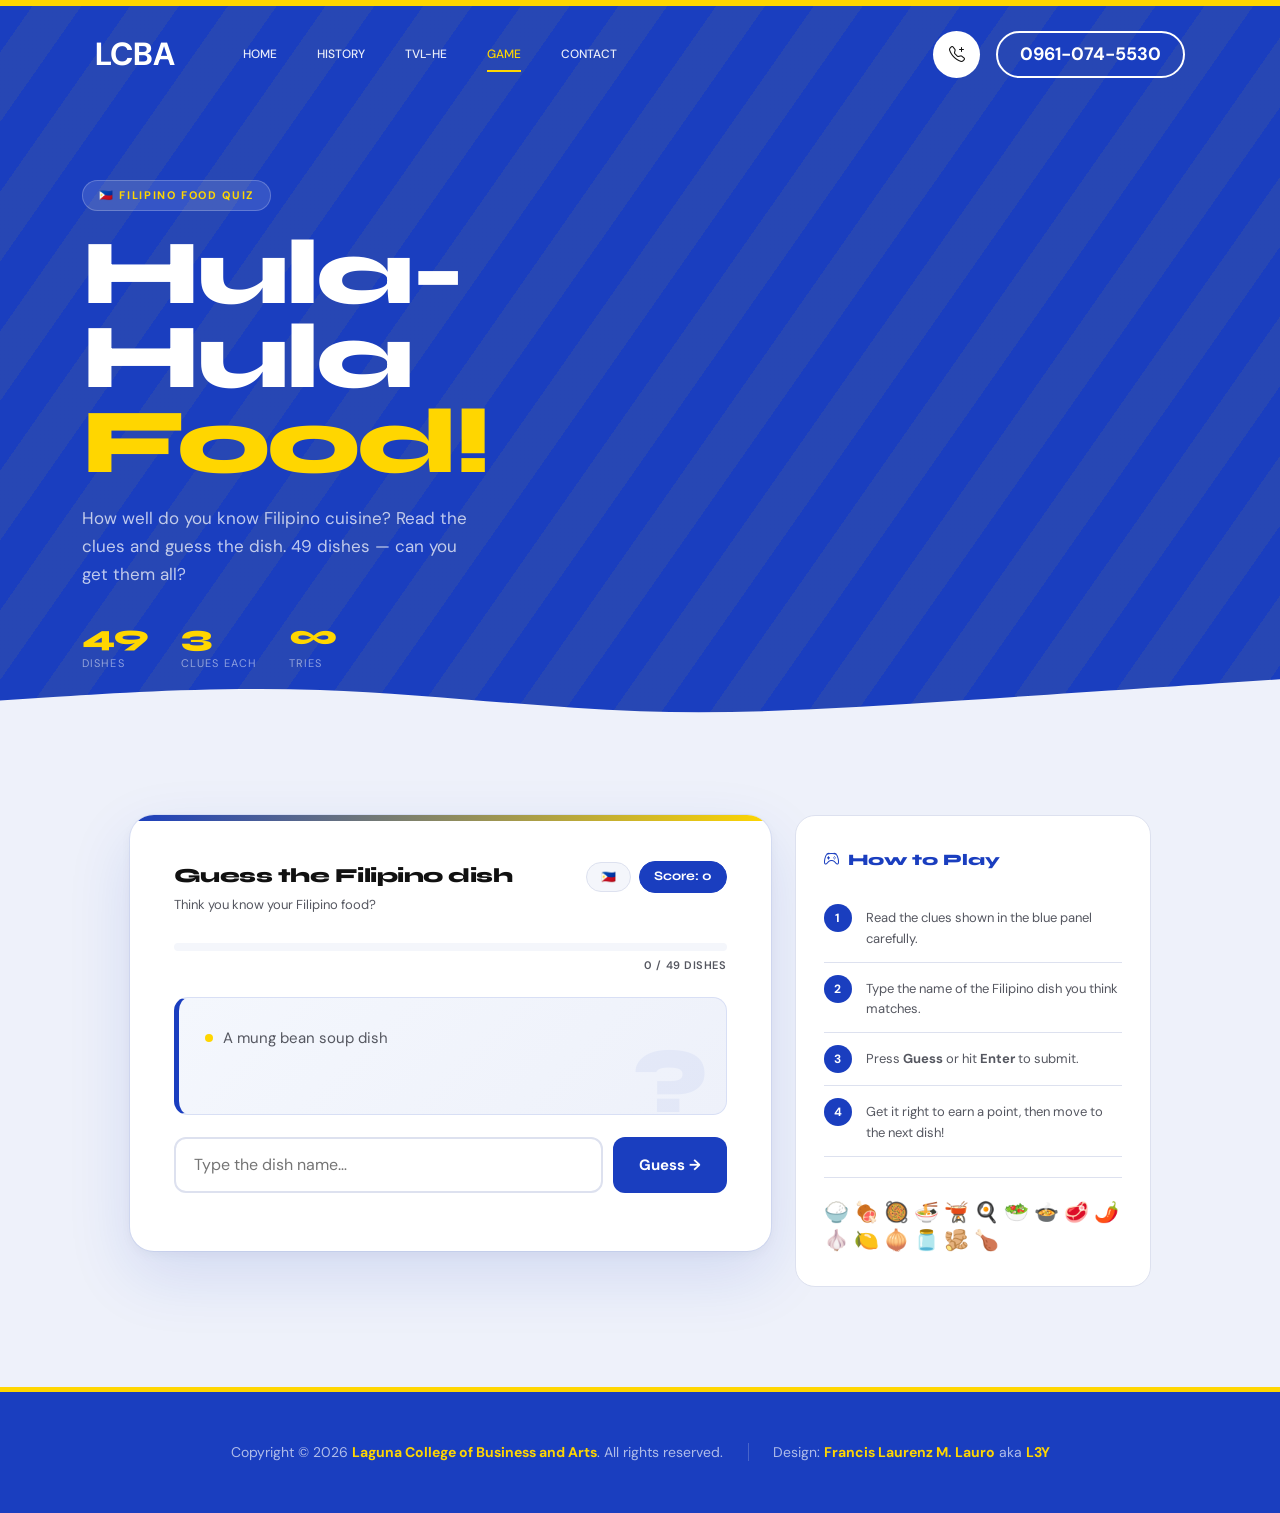
<file: game.html>
<!doctype html>
<html lang="en">
    <head>
        <meta charset="utf-8">
        <meta name="viewport" content="width=device-width, initial-scale=1">
        <meta name="description" content="Hula-Hula Food! — Guess the Filipino dish. A fun food quiz for LCBA TVL-HE.">
        <meta name="author" content="LCBA - TVL/HE">
        <link rel="icon" href="images/icon/lcba.png" type="image/png">
        <title>Hula-Hula Food! | LCBA TVL-HE</title>

        <link rel="preconnect" href="https://fonts.googleapis.com">
        <link rel="preconnect" href="https://fonts.gstatic.com" crossorigin>
        <link href="https://fonts.googleapis.com/css2?family=DM+Sans:wght@400;500;700&family=Syne:wght@700;800&display=swap" rel="stylesheet">
        <link href="css/bootstrap.min.css" rel="stylesheet">
        <link href="css/bootstrap-icons.css" rel="stylesheet">
        <link href="css/main_style.css" rel="stylesheet">
        <link href="css/subpage_style.css" rel="stylesheet">
        <link rel="stylesheet" href="css/game.css">

    </head>

    <body>

        <section class="lcba-loader">
            <div class="lcba-spinner">
                <span class="lcba-spinner-ring"></span>
            </div>
        </section>

        <nav class="navbar navbar-expand-lg">
            <div class="container">
                <button class="navbar-toggler" type="button" data-bs-toggle="collapse" data-bs-target="#lcbaMainNav" aria-controls="lcbaMainNav" aria-expanded="false" aria-label="Toggle navigation">
                    <span class="navbar-toggler-icon"></span>
                </button>
                <a href="index.html" class="navbar-brand mx-auto mx-lg-0">LCBA</a>
                <div class="d-flex align-items-center d-lg-none">
                    <i class="nav-call-icon bi-telephone-plus me-3"></i>
                    <a class="lcba-btn btn" href="index.html#contact">0961-074-5530</a>
                </div>
                <div class="collapse navbar-collapse" id="lcbaMainNav">
                    <ul class="navbar-nav ms-lg-5">
                        <li class="nav-item"><a class="nav-link" href="index.html">Home</a></li>
                        <li class="nav-item"><a class="nav-link" href="history.html">History</a></li>
                        <li class="nav-item"><a class="nav-link" href="tvlhe.html">TVL-HE</a></li>
                        <li class="nav-item"><a class="nav-link active" href="game.html">Game</a></li>
                        <li class="nav-item"><a class="nav-link" href="index.html#contact">Contact</a></li>
                    </ul>
                    <div class="d-lg-flex align-items-center d-none ms-auto">
                        <i class="nav-call-icon bi-telephone-plus me-3"></i>
                        <a class="lcba-btn btn" href="index.html#contact">0961-074-5530</a>
                    </div>
                </div>
            </div>
        </nav>

        <main>

            <!-- SUPERHERO -->
            <section class="game-hero">
                <div class="game-hero-floats" aria-hidden="true"></div>

                <div class="container game-hero-content">
                    <div class="row">
                        <div class="col-lg-7 col-12">
                            <div class="game-eyebrow">🇵🇭 Filipino Food Quiz</div>
                            <h1 class="game-hero-title">
                                Hula-Hula
                                <span class="title-accent">Food!</span>
                            </h1>
                            <p class="game-hero-sub">How well do you know Filipino cuisine? Read the clues and guess the dish. 49 dishes — can you get them all?</p>
                            <div class="game-hero-stats">
                                <div>
                                    <span class="game-stat-num">49</span>
                                    <span class="game-stat-label">Dishes</span>
                                </div>
                                <div>
                                    <span class="game-stat-num">3</span>
                                    <span class="game-stat-label">Clues each</span>
                                </div>
                                <div>
                                    <span class="game-stat-num">∞</span>
                                    <span class="game-stat-label">Tries</span>
                                </div>
                            </div>
                        </div>
                    </div>
                </div>

                <svg class="game-hero-wave" xmlns="http://www.w3.org/2000/svg" viewBox="0 0 1440 80" preserveAspectRatio="none">
                    <path fill="#eef1fa" d="M0,40L60,36C120,32,240,24,360,28C480,32,600,48,720,52C840,56,960,48,1080,40C1200,32,1320,24,1380,20L1440,16L1440,80L0,80Z"/>
                </svg>
            </section>

            <!-- GAME -->
            <section class="game-section">
                <div class="container">
                    <div class="row g-4 justify-content-center">

                        <!-- Main game box -->
                        <div class="col-lg-7 col-12">
                            <div class="game-box">
                                <div class="game-box-stripe"></div>
                                <div class="game-box-inner">

                                    <div class="game-box-header">
                                        <div>
                                            <p class="game-box-title">Guess the Filipino dish</p>
                                            <p class="game-box-sub" id="sub">Gotta guess them all!</p>
                                        </div>
                                        <div class="game-box-badges">
                                            <span class="game-badge">🇵🇭</span>
                                            <span class="game-badge game-badge-score" id="score">Score: 0</span>
                                        </div>
                                    </div>

                                    <div class="game-progress-track">
                                        <div class="game-progress-fill" id="progressBar"></div>
                                    </div>
                                    <p class="game-progress-label" id="progress">0 / 49 dishes</p>

                                    <div class="game-clues" id="clues"></div>

                                    <div class="game-input-row">
                                        <input class="game-input" type="text" id="input" placeholder="Type the dish name…" autocomplete="off">
                                        <button class="game-btn-guess" id="guessBtn" onclick="guess()">Guess →</button>
                                    </div>

                                    <div class="game-actions">
                                        <button class="game-btn" id="nextBtn" style="display:none" onclick="next()">Next dish →</button>
                                        <button class="game-btn" id="restartBtn" style="display:none" onclick="restart()">↺ Play again</button>
                                    </div>

                                    <div class="game-message" id="message"></div>

                                </div>
                            </div>
                        </div>

                        <!-- How 2 Plei -->
                        <div class="col-lg-4 col-12">
                            <div class="game-how-to">
                                <p class="how-to-heading"><i class="bi-controller"></i> How to Play</p>

                                <div class="how-to-step">
                                    <div class="how-to-num">1</div>
                                    <p class="how-to-text">Read the clues shown in the blue panel carefully.</p>
                                </div>
                                <div class="how-to-step">
                                    <div class="how-to-num">2</div>
                                    <p class="how-to-text">Type the name of the Filipino dish you think matches.</p>
                                </div>
                                <div class="how-to-step">
                                    <div class="how-to-num">3</div>
                                    <p class="how-to-text">Press <strong>Guess</strong> or hit <strong>Enter</strong> to submit.</p>
                                </div>
                                <div class="how-to-step">
                                    <div class="how-to-num">4</div>
                                    <p class="how-to-text">Get it right to earn a point, then move to the next dish!</p>
                                </div>

                                <div class="game-food-ticker" aria-hidden="true">
                                    🍚 🍖 🥘 🍜 🫕 🍳 🥗 🍲 🥩 🌶️ 🧄 🍋 🧅 🫙 🫚 🍗
                                </div>
                            </div>
                        </div>

                    </div>
                </div>
            </section>

        </main>

        <footer class="lcba-footer">
            <div class="container">
                <div class="row">
                    <div class="col-lg-12 col-12">
                        <div class="footer-copy-wrap">
                            <p class="mb-0">
                                <span class="footer-copy-text">Copyright © 2026 <a href="http://www.lcbaschool.edu.ph" target="_blank">Laguna College of Business and Arts</a>. All rights reserved.</span>
                                Design: <a rel="sponsored" href="https://www.facebook.com/LLUVSICC/" target="_blank">Francis Laurenz M. Lauro</a> aka <a href="https://github.com/L3yyy/L3y" target="_blank">L3Y</a>
                            </p>
                        </div>
                    </div>
                </div>
            </div>
        </footer>

        <script src="js/jquery.min.js"></script>
        <script src="js/bootstrap.min.js"></script>
        <script src="js/jquery.sticky.js"></script>
        <script src="js/custom.js"></script>
        <!-- ✅ Only one copy of game_script.js -->
        <script src="game/js/game_script.js"></script>

        <script>
        (function() {
            const emojis = ['🍚','🍖','🥘','🍜','🫕','🍳','🥗','🍲','🥩','🌶️','🧄','🍋','🧅','🫙','🫚','🍗','🥕','🥦'];
            const container = document.querySelector('.game-hero-floats');
            if (!container) return;
            for (let i = 0; i < 20; i++) {
                const el = document.createElement('span');
                el.className = 'float-emoji';
                el.textContent = emojis[i % emojis.length];
                el.style.cssText = `
                    left:${Math.random()*100}%;
                    bottom:-60px;
                    animation-duration:${10+Math.random()*18}s;
                    animation-delay:${Math.random()*14}s;
                    font-size:${1.4+Math.random()*1.4}rem;
                `;
                container.appendChild(el);
            }
        })();

        const scoreEl = document.getElementById('score');
        if (scoreEl) {
            new MutationObserver(() => {
                scoreEl.classList.remove('bump');
                void scoreEl.offsetWidth;
                scoreEl.classList.add('bump');
                setTimeout(() => scoreEl.classList.remove('bump'), 350);
            }).observe(scoreEl, { childList: true, subtree: true, characterData: true });
        }
        </script>

    </body>
</html>
</file>
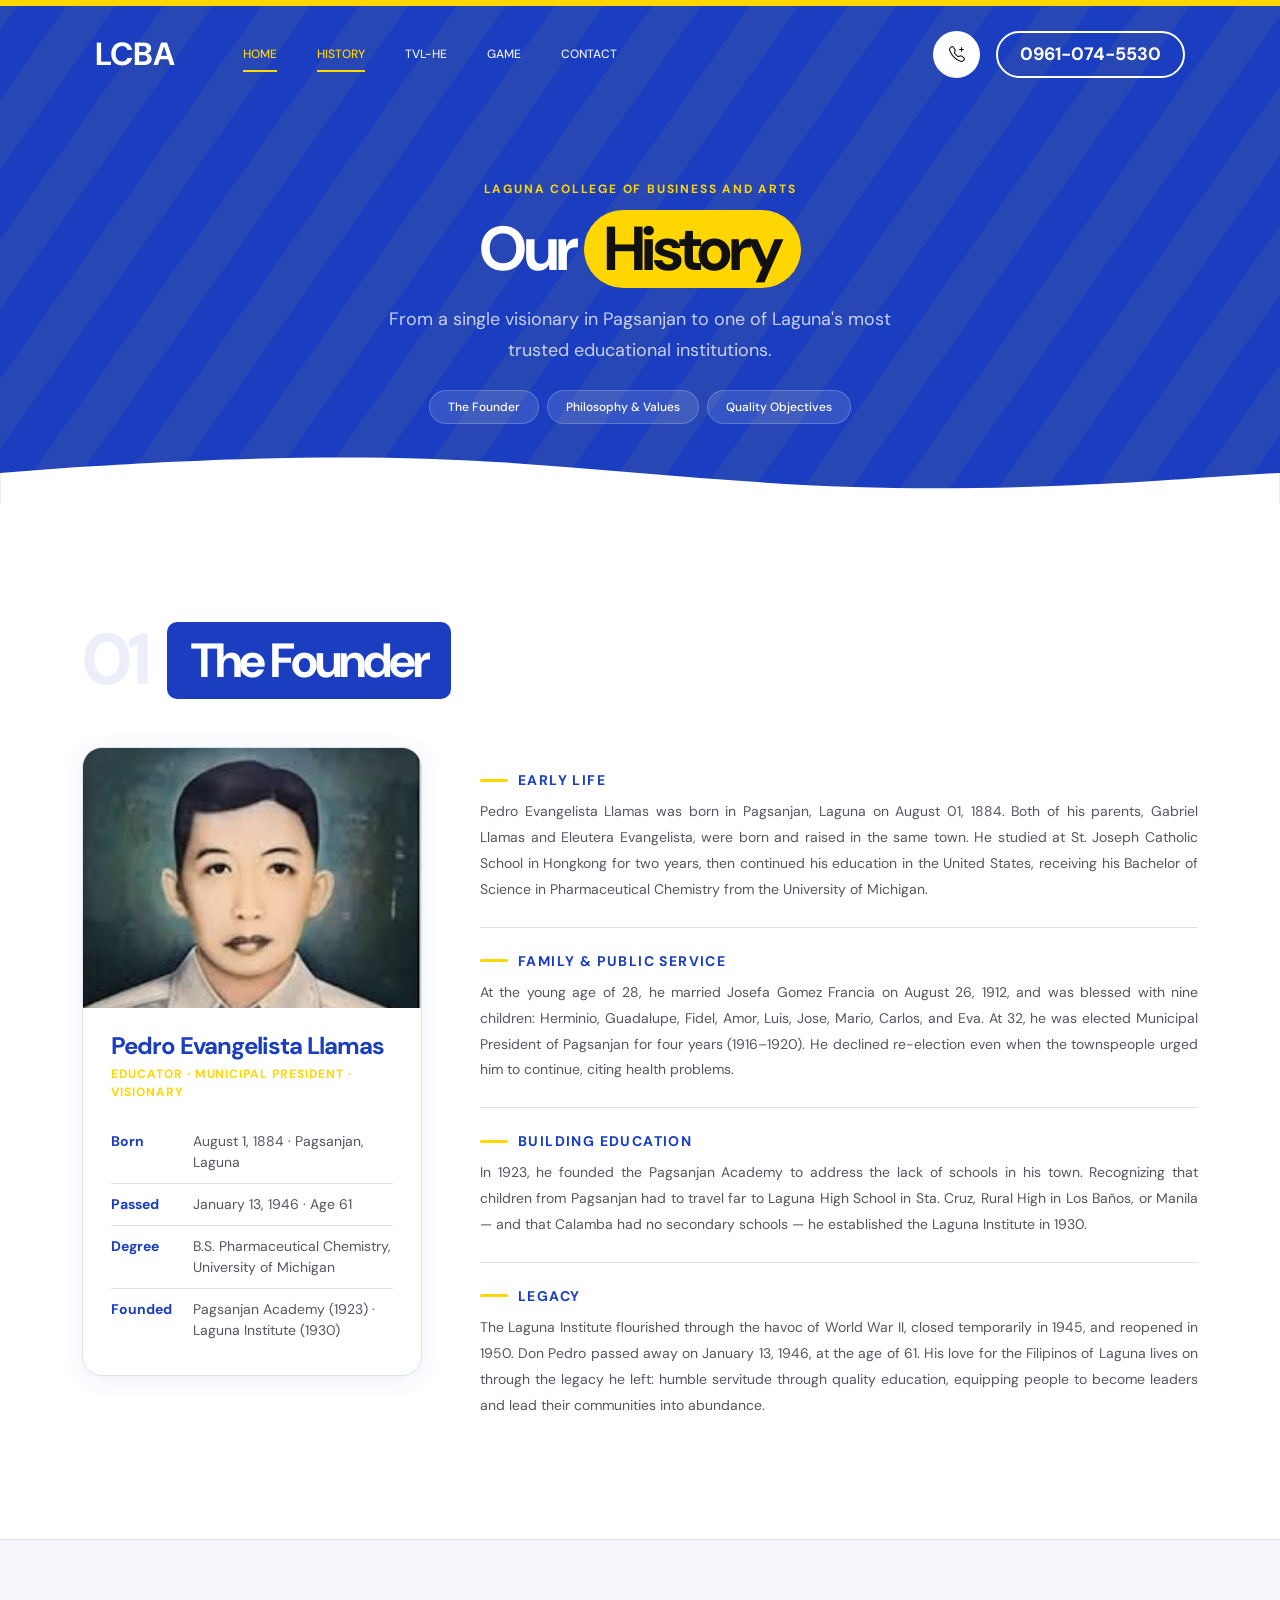
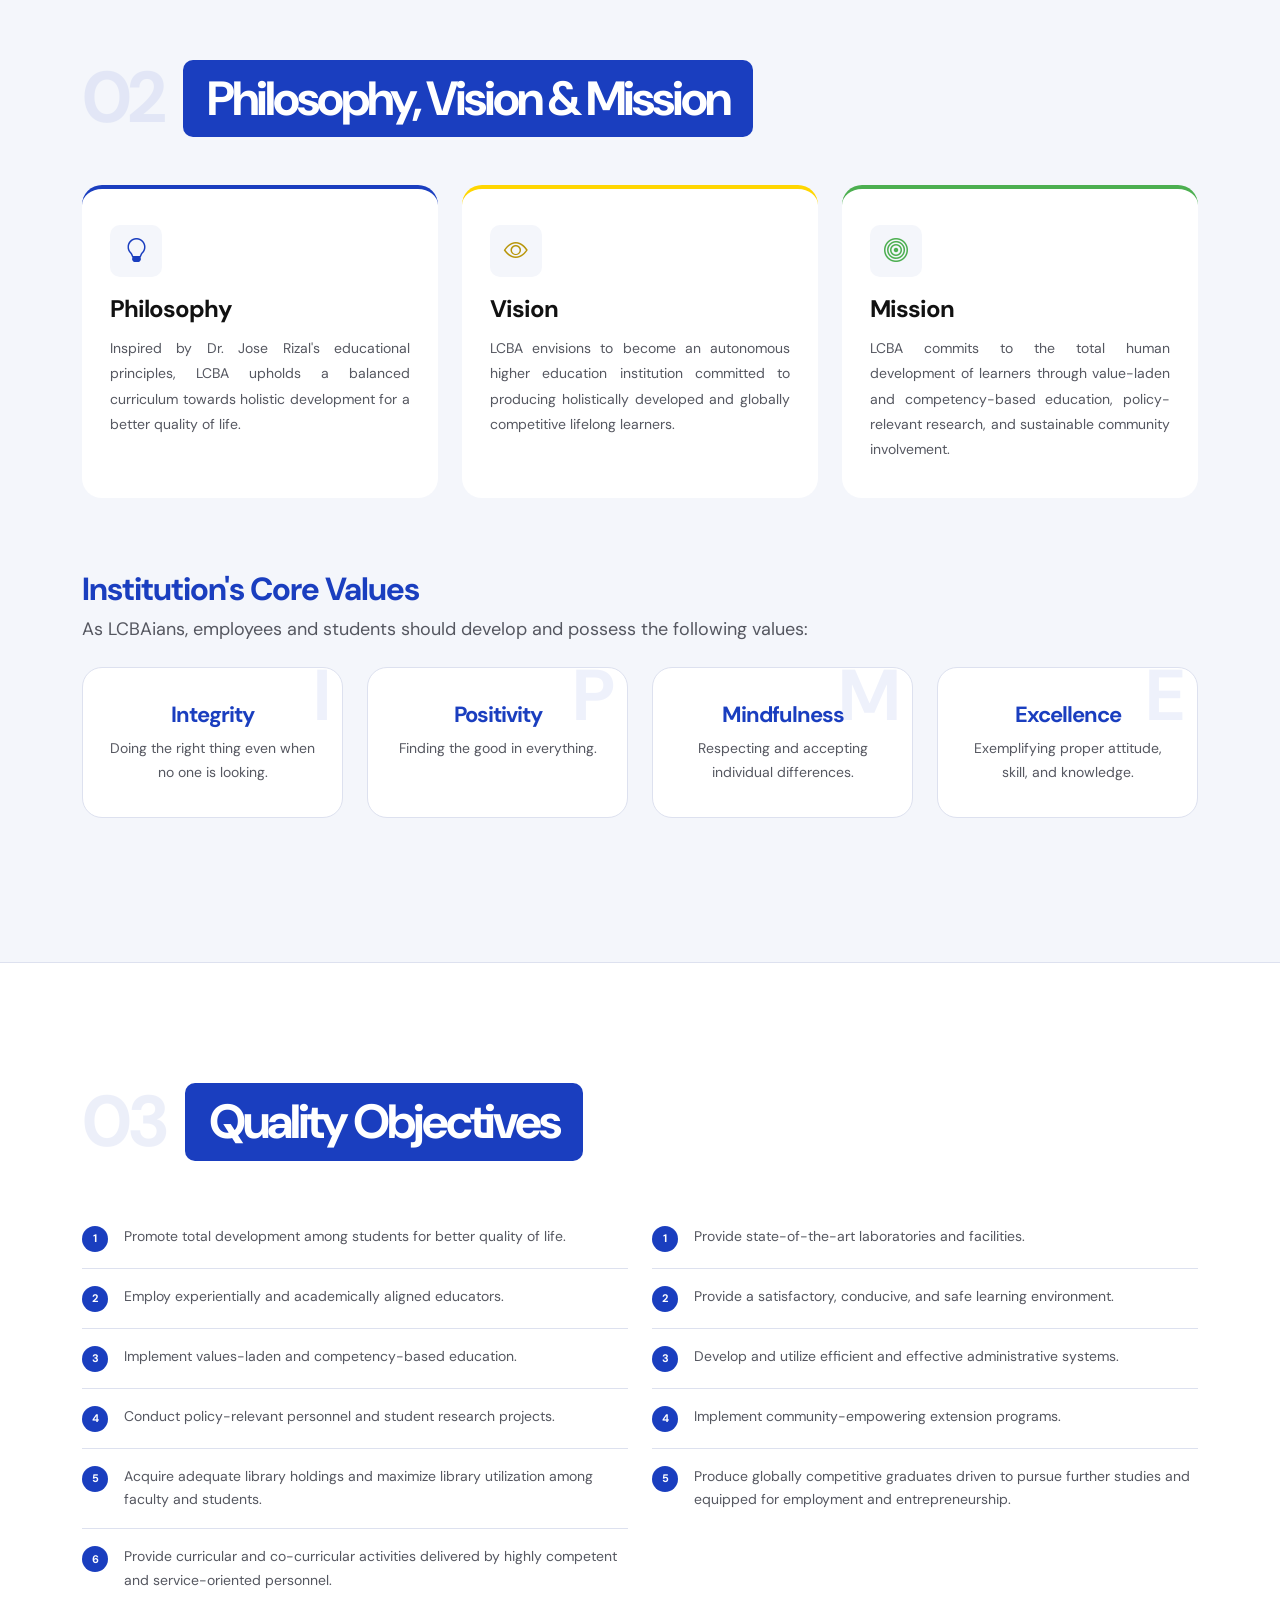
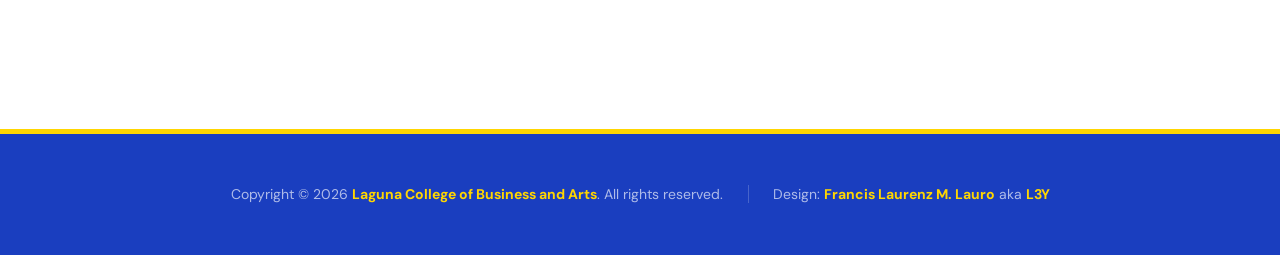
<file: history.html>
<!doctype html>
<html lang="en">
    <head>
        <meta charset="utf-8">
        <meta name="viewport" content="width=device-width, initial-scale=1">
        <meta name="description" content="LCBA History — Founder, Philosophy, Vision, Mission, Core Values, and Quality Objectives">
        <meta name="author" content="LCBA - TVL/HE">
        <link rel="icon" href="images/icon/lcba.png" type="image/png">
        <title>History | LCBA TVL-HE</title>

        <link rel="preconnect" href="https://fonts.googleapis.com">
        <link rel="preconnect" href="https://fonts.gstatic.com" crossorigin>
        <link href="https://fonts.googleapis.com/css2?family=DM+Sans:wght@400;500;700&display=swap" rel="stylesheet">
        <link href="css/bootstrap.min.css" rel="stylesheet">
        <link href="css/bootstrap-icons.css" rel="stylesheet">
        <link href="css/magnific-popup.css" rel="stylesheet">
        <link href="css/main_style.css" rel="stylesheet">
        <link href="css/subpage_style.css" rel="stylesheet">
    </head>

    <body>

        <section class="lcba-loader">
            <div class="lcba-spinner">
                <span class="lcba-spinner-ring"></span>
            </div>
        </section>

        <nav class="navbar navbar-expand-lg">
            <div class="container">
                <button class="navbar-toggler" type="button" data-bs-toggle="collapse" data-bs-target="#lcbaMainNav" aria-controls="lcbaMainNav" aria-expanded="false" aria-label="Toggle navigation">
                    <span class="navbar-toggler-icon"></span>
                </button>
                <a href="index.html" class="navbar-brand mx-auto mx-lg-0">LCBA</a>
                <div class="d-flex align-items-center d-lg-none">
                    <i class="nav-call-icon bi-telephone-plus me-3"></i>
                    <a class="lcba-btn btn" href="index.html#contact">0961-074-5530</a>
                </div>
                <div class="collapse navbar-collapse" id="lcbaMainNav">
                    <ul class="navbar-nav ms-lg-5">
                        <li class="nav-item"><a class="nav-link" href="index.html">Home</a></li>
                        <li class="nav-item"><a class="nav-link active" href="history.html">History</a></li>
                        <li class="nav-item"><a class="nav-link" href="tvlhe.html">TVL-HE</a></li>
                        <li class="nav-item"><a class="nav-link" href="game.html">Game</a></li>
                        <li class="nav-item"><a class="nav-link" href="index.html#contact">Contact</a></li>
                    </ul>
                    <div class="d-lg-flex align-items-center d-none ms-auto">
                        <i class="nav-call-icon bi-telephone-plus me-3"></i>
                        <a class="lcba-btn btn" href="index.html#contact">0961-074-5530</a>
                    </div>
                </div>
            </div>
        </nav>

        <main>

            <!-- PAGE HERO -->
            <section class="subpage-hero d-flex justify-content-center align-items-center">
                <div class="container">
                    <div class="row justify-content-center text-center">
                        <div class="col-lg-7 col-12">
                            <p class="subpage-eyebrow">Laguna College of Business and Arts</p>
                            <h1 class="subpage-heading">Our <span class="subpage-highlight">History</span></h1>
                            <p class="subpage-sub">From a single visionary in Pagsanjan to one of Laguna's most trusted educational institutions.</p>
                            <div class="subpage-pill-nav d-flex flex-wrap justify-content-center gap-2 mt-4">
                                <a href="#founder"    class="subpage-pill">The Founder</a>
                                <a href="#values"     class="subpage-pill">Philosophy &amp; Values</a>
                                <a href="#objectives" class="subpage-pill">Quality Objectives</a>
                            </div>
                        </div>
                    </div>
                </div>
                <svg xmlns="http://www.w3.org/2000/svg" viewBox="0 0 1440 100" class="subpage-wave">
                    <path fill="#ffffff" d="M0,64L80,58C160,53,320,43,480,48C640,53,800,75,960,80C1120,85,1280,75,1360,69L1440,64L1440,100L0,100Z"/>
                </svg>
            </section>


            <!-- FOUNDER -->
            <section class="lcba-section" id="founder">
                <div class="container">

                    <div class="subpage-section-label mb-5">
                        <span class="subpage-section-num">01</span>
                        <div class="section-heading d-inline-flex align-items-center px-4">
                            <h2 class="text-white mb-0">The Founder</h2>
                        </div>
                    </div>

                    <div class="row align-items-start g-5">

                        <div class="col-lg-4 col-12">
                            <div class="founder-card">
                                <div class="founder-portrait-wrap">
                                    <img src="images/founder.png" class="founder-portrait-img" alt="Pedro Evangelista Llamas">
                                </div>
                                <div class="founder-card-body">
                                    <h4 class="founder-card-name">Pedro Evangelista Llamas</h4>
                                    <p class="founder-card-role">Educator · Municipal President · Visionary</p>
                                    <div class="founder-card-facts">
                                        <div class="founder-fact">
                                            <span class="founder-fact-label">Born</span>
                                            <span class="founder-fact-val">August 1, 1884 · Pagsanjan, Laguna</span>
                                        </div>
                                        <div class="founder-fact">
                                            <span class="founder-fact-label">Passed</span>
                                            <span class="founder-fact-val">January 13, 1946 · Age 61</span>
                                        </div>
                                        <div class="founder-fact">
                                            <span class="founder-fact-label">Degree</span>
                                            <span class="founder-fact-val">B.S. Pharmaceutical Chemistry, University of Michigan</span>
                                        </div>
                                        <div class="founder-fact">
                                            <span class="founder-fact-label">Founded</span>
                                            <span class="founder-fact-val">Pagsanjan Academy (1923) · Laguna Institute (1930)</span>
                                        </div>
                                    </div>
                                </div>
                            </div>
                        </div>

                        <div class="col-lg-8 col-12">
                            <div class="founder-bio">

                                <div class="founder-bio-block">
                                    <h5 class="founder-bio-label">Early Life</h5>
                                    <p style="text-align: justify;">Pedro Evangelista Llamas was born in Pagsanjan, Laguna on August 01, 1884. Both of his parents, Gabriel Llamas and Eleutera Evangelista, were born and raised in the same town. He studied at St. Joseph Catholic School in Hongkong for two years, then continued his education in the United States, receiving his Bachelor of Science in Pharmaceutical Chemistry from the University of Michigan.</p>
                                </div>

                                <div class="founder-bio-block">
                                    <h5 class="founder-bio-label">Family &amp; Public Service</h5>
                                    <p style="text-align: justify;">At the young age of 28, he married Josefa Gomez Francia on August 26, 1912, and was blessed with nine children: Herminio, Guadalupe, Fidel, Amor, Luis, Jose, Mario, Carlos, and Eva. At 32, he was elected Municipal President of Pagsanjan for four years (1916–1920). He declined re-election even when the townspeople urged him to continue, citing health problems.</p>
                                </div>

                                <div class="founder-bio-block">
                                    <h5 class="founder-bio-label">Building Education</h5>
                                    <p style="text-align: justify;">In 1923, he founded the Pagsanjan Academy to address the lack of schools in his town. Recognizing that children from Pagsanjan had to travel far to Laguna High School in Sta. Cruz, Rural High in Los Baños, or Manila — and that Calamba had no secondary schools — he established the Laguna Institute in 1930.</p>
                                </div>

                                <div class="founder-bio-block">
                                    <h5 class="founder-bio-label">Legacy</h5>
                                    <p style="text-align: justify;">The Laguna Institute flourished through the havoc of World War II, closed temporarily in 1945, and reopened in 1950. Don Pedro passed away on January 13, 1946, at the age of 61. His love for the Filipinos of Laguna lives on through the legacy he left: humble servitude through quality education, equipping people to become leaders and lead their communities into abundance.</p>
                                </div>

                            </div>
                        </div>

                    </div>
                </div>
            </section>


            <!-- PHILOSOPHY / VISION / MISSION / CORE VALUES -->
            <section class="lcba-section subpage-bg-alt" id="values">
                <div class="container">

                    <div class="subpage-section-label mb-5">
                        <span class="subpage-section-num">02</span>
                        <div class="section-heading d-inline-flex align-items-center px-4">
                            <h2 class="text-white mb-0">Philosophy, Vision &amp; Mission</h2>
                        </div>
                    </div>

                    <div class="row mb-5">
                        <div class="col-lg-4 col-md-6 col-12 mb-4">
                            <div class="pvm-card">
                                <div class="pvm-icon-wrap mb-3"><i class="bi-lightbulb pvm-icon"></i></div>
                                <h5 class="pvm-title">Philosophy</h5>
                                <p class="pvm-text" style="text-align: justify;">Inspired by Dr. Jose Rizal's educational principles, LCBA upholds a balanced curriculum towards holistic development for a better quality of life.</p>
                            </div>
                        </div>
                        <div class="col-lg-4 col-md-6 col-12 mb-4">
                            <div class="pvm-card pvm-card-vision">
                                <div class="pvm-icon-wrap mb-3"><i class="bi-eye pvm-icon"></i></div>
                                <h5 class="pvm-title">Vision</h5>
                                <p class="pvm-text" style="text-align: justify;">LCBA envisions to become an autonomous higher education institution committed to producing holistically developed and globally competitive lifelong learners.</p>
                            </div>
                        </div>
                        <div class="col-lg-4 col-md-6 col-12 mb-4">
                            <div class="pvm-card pvm-card-mission">
                                <div class="pvm-icon-wrap mb-3"><i class="bi-bullseye pvm-icon"></i></div>
                                <h5 class="pvm-title">Mission</h5>
                                <p class="pvm-text" style="text-align: justify;">LCBA commits to the total human development of learners through value-laden and competency-based education, policy-relevant research, and sustainable community involvement.</p>
                            </div>
                        </div>
                    </div>

                    <h3 class="values-group-heading mb-2">Institution's Core Values</h3>
                    <p class="mb-4" style="color:var(--p-color);">As LCBAians, employees and students should develop and possess the following values:</p>

                    <div class="row">
                        <div class="col-lg-3 col-md-6 col-12 mb-4">
                            <div class="core-value-card">
                                <div class="core-value-letter">I</div>
                                <h5 class="core-value-title">Integrity</h5>
                                <p class="core-value-desc">Doing the right thing even when no one is looking.</p>
                            </div>
                        </div>
                        <div class="col-lg-3 col-md-6 col-12 mb-4">
                            <div class="core-value-card">
                                <div class="core-value-letter">P</div>
                                <h5 class="core-value-title">Positivity</h5>
                                <p class="core-value-desc">Finding the good in everything.</p>
                            </div>
                        </div>
                        <div class="col-lg-3 col-md-6 col-12 mb-4">
                            <div class="core-value-card">
                                <div class="core-value-letter">M</div>
                                <h5 class="core-value-title">Mindfulness</h5>
                                <p class="core-value-desc">Respecting and accepting individual differences.</p>
                            </div>
                        </div>
                        <div class="col-lg-3 col-md-6 col-12 mb-4">
                            <div class="core-value-card">
                                <div class="core-value-letter">E</div>
                                <h5 class="core-value-title">Excellence</h5>
                                <p class="core-value-desc">Exemplifying proper attitude, skill, and knowledge.</p>
                            </div>
                        </div>
                    </div>

                </div>
            </section>


            <!-- QUALITY OBJECTIVES -->
            <section class="lcba-section" id="objectives">
                <div class="container">

                    <div class="subpage-section-label mb-5">
                        <span class="subpage-section-num">03</span>
                        <div class="section-heading d-inline-flex align-items-center px-4">
                            <h2 class="text-white mb-0">Quality Objectives</h2>
                        </div>
                    </div>

                    <div class="row">
                        <div class="col-lg-6 col-12">
                            <ol class="objectives-list">
                                <li>Promote total development among students for better quality of life.</li>
                                <li>Employ experientially and academically aligned educators.</li>
                                <li>Implement values-laden and competency-based education.</li>
                                <li>Conduct policy-relevant personnel and student research projects.</li>
                                <li>Acquire adequate library holdings and maximize library utilization among faculty and students.</li>
                                <li>Provide curricular and co-curricular activities delivered by highly competent and service-oriented personnel.</li>
                            </ol>
                        </div>
                        <div class="col-lg-6 col-12">
                            <ol class="objectives-list" start="7">
                                <li>Provide state-of-the-art laboratories and facilities.</li>
                                <li>Provide a satisfactory, conducive, and safe learning environment.</li>
                                <li>Develop and utilize efficient and effective administrative systems.</li>
                                <li>Implement community-empowering extension programs.</li>
                                <li>Produce globally competitive graduates driven to pursue further studies and equipped for employment and entrepreneurship.</li>
                            </ol>
                        </div>
                    </div>

                </div>
            </section>

        </main>

        <footer class="lcba-footer">
            <div class="container">
                <div class="row">
                    <div class="col-lg-12 col-12">
                        <div class="footer-copy-wrap">
                            <p class="mb-0">
                                <span class="footer-copy-text">Copyright © 2026 <a href="http://www.lcbaschool.edu.ph" target="_blank">Laguna College of Business and Arts</a>. All rights reserved.</span>
                                Design: <a rel="sponsored" href="https://www.facebook.com/LLUVSICC/" target="_blank">Francis Laurenz M. Lauro</a> aka <a href="https://github.com/L3yyy/L3y" target="_blank">L3Y</a>
                            </p>
                        </div>
                    </div>
                </div>
            </div>
        </footer>

        <script src="js/jquery.min.js"></script>
        <script src="js/bootstrap.min.js"></script>
        <script src="js/jquery.sticky.js"></script>
        <script src="js/click-scroll.js"></script>
        <script src="js/jquery.magnific-popup.min.js"></script>
        <script src="js/magnific-popup-options.js"></script>
        <script src="js/custom.js"></script>

    </body>
</html>
</file>
<file: css/main_style.css>
:root {
  --white-color:            #ffffff;
  --primary-color:          #FFD600;
  --secondary-color:        #1A3EBF;
  --section-bg-color:       #f4f6fb;
  --dark-color:             #111111;
  --p-color:                #555760;
  --border-color:           #dde1ef;

  --body-font-family:       'DM Sans', sans-serif;

  --h1-font-size:           62px;
  --h2-font-size:           48px;
  --h3-font-size:           36px;
  --h4-font-size:           32px;
  --h5-font-size:           24px;
  --h6-font-size:           22px;
  --p-font-size:            18px;
  --menu-font-size:         12px;
  --copyright-font-size:    14px;

  --border-radius-large:    100px;
  --border-radius-medium:   20px;
  --border-radius-small:    10px;

  --font-weight-normal:     400;
  --font-weight-medium:     500;
  --font-weight-bold:       700;
}

html, body {
  margin: 0;
  padding: 0;
  overflow-x: hidden;
  border: none;
  outline: none;
}

body {
  background: var(--white-color);
  font-family: var(--body-font-family);
}

h2, h3, h4, h5, h6 { color: var(--dark-color); }

h1, h2, h3, h4, h5, h6 {
  font-weight: var(--font-weight-bold);
  letter-spacing: -1px;
}

h1 { font-size: var(--h1-font-size); letter-spacing: -3px; }
h2 { font-size: var(--h2-font-size); color: var(--secondary-color); letter-spacing: -3px; }
h3 { font-size: var(--h3-font-size); }
h4 { font-size: var(--h4-font-size); }
h5 { font-size: var(--h5-font-size); line-height: normal; }
h6 { font-size: var(--h6-font-size); }

p {
  color: var(--p-color);
  font-size: var(--p-font-size);
  font-weight: var(--font-weight-normal);
  align: justify;
}

ul li {
  color: var(--p-color);
  font-size: var(--p-font-size);
  font-weight: var(--font-weight-normal);
}

a, button { touch-action: manipulation; transition: all 0.3s; }
a { color: var(--p-color); text-decoration: none; }
a:hover { color: var(--secondary-color); }

::selection       { background: var(--secondary-color); color: var(--white-color); }
::-moz-selection  { background: var(--secondary-color); color: var(--white-color); }

b, strong { font-weight: var(--font-weight-bold); }

.lcba-section {
  padding-top: 120px;
  padding-bottom: 120px;
}

.section-heading {
  background: var(--secondary-color);
  border-radius: var(--border-radius-small);
  padding: 10px 30px;
}

.section-heading h2,
.section-heading h3,
.section-heading h4 {
  color: var(--white-color);
}

.rounded-photo {
  border-radius: var(--border-radius-large);
  width: 160px;
  height: 160px;
  object-fit: cover;
}

.rounded-photo-sm {
  width: 90px;
  height: 90px;
}

.nav-call-icon {
  background: var(--white-color);
  border-radius: var(--border-radius-large);
  color: var(--dark-color);
  width: 47px; height: 47px;
  line-height: 47px;
  text-align: center;
}

.is-sticky .nav-call-icon {
  background: var(--secondary-color);
  color: var(--white-color);
}

.form-check-icon { color: var(--secondary-color); }

.lcba-btn,
.navbar .lcba-btn {
  font-size: var(--p-font-size);
  font-weight: var(--font-weight-bold);
}

.navbar .lcba-btn {
  background: transparent;
  border: 2px solid var(--white-color);
  color: var(--white-color);
  padding: 8px 22px;
}

.navbar .lcba-btn:hover {
  background: var(--primary-color);
  border-color: var(--primary-color);
  color: var(--dark-color);
}

.lcba-btn {
  background: var(--secondary-color);
  border-radius: var(--border-radius-large);
  color: var(--white-color);
  font-weight: var(--font-weight-bold);
  padding: 12px 24px;
}

.lcba-btn:hover {
  background: var(--primary-color);
  box-shadow: 0 1rem 3rem rgba(0,0,0,.175);
  color: var(--dark-color);
}

.lcba-btn-outline {
  background: transparent;
  border: 2px solid var(--border-color);
  color: var(--p-color);
}

.lcba-btn-outline:hover {
  background: var(--secondary-color);
  border-color: var(--secondary-color);
  color: var(--white-color);
}

.lcba-btn-hero {
  background-color: var(--primary-color);
  color: var(--dark-color);
  font-weight: var(--font-weight-bold);
}

.lcba-btn-hero:hover {
  background-color: var(--secondary-color);
  color: var(--white-color);
}

.sticky-wrapper {
  position: relative;
  z-index: 222;
  height: auto !important;
  border: none !important;
  outline: none !important;
  background: transparent;
}

.is-sticky,
.is-sticky .navbar .container {
  background: var(--white-color);
  box-shadow: 0 1rem 3rem rgb(0 0 0 / 18%);
}

.is-sticky .navbar-brand,
.is-sticky .navbar-brand:hover { color: var(--secondary-color); }

.is-sticky .navbar-nav .nav-link { color: var(--p-color); }

.is-sticky .navbar .lcba-btn { border-color: var(--secondary-color); color: var(--secondary-color); }
.is-sticky .navbar .lcba-btn:hover { background: var(--secondary-color); color: var(--white-color); }

.navbar {
  background: transparent;
  position: absolute;
  z-index: 9;
  right: 0; left: 0;
  transition: all 0.3s;
  padding-top: 15px;
  padding-bottom: 0;
}

.navbar .container {
  border-radius: var(--border-radius-small);
  padding: 10px 25px;
}

.navbar-brand { font-size: var(--h4-font-size); font-weight: var(--font-weight-bold); }
.navbar-brand, .navbar-brand:hover { color: var(--white-color); }

.navbar-expand-lg .navbar-nav .nav-link {
  padding-right: 0; padding-left: 0;
  margin-right: 20px; margin-left: 20px;
}

.navbar-nav .nav-link {
  display: inline-block;
  color: rgba(255,255,255,0.9);
  font-size: var(--menu-font-size);
  font-weight: var(--font-weight-medium);
  text-transform: uppercase;
  position: relative;
  padding-top: 15px;
  padding-bottom: 15px;
}

.navbar-nav .nav-link::after {
  content: "";
  background: transparent;
  position: absolute;
  bottom: 6px; right: 0; left: 0;
  width: 100%; height: 2px;
}

.navbar-nav .nav-link.active::after,
.navbar-nav .nav-link:hover::after { background: var(--primary-color); }

.navbar-nav .nav-link.active,
.navbar-nav .nav-link:hover { color: var(--primary-color); }

.navbar-toggler {
  border: 0; padding: 0; cursor: pointer;
  margin: 0; width: 30px; height: 35px; outline: none;
}

.navbar-toggler:focus { outline: none; box-shadow: none; }

.navbar-toggler[aria-expanded="true"] .navbar-toggler-icon { background: transparent; }

.navbar-toggler[aria-expanded="true"] .navbar-toggler-icon:before,
.navbar-toggler[aria-expanded="true"] .navbar-toggler-icon:after {
  transition: top 300ms 50ms ease, transform 300ms 350ms ease;
  top: 0;
}

.navbar-toggler[aria-expanded="true"] .navbar-toggler-icon:before { transform: rotate(45deg); }
.navbar-toggler[aria-expanded="true"] .navbar-toggler-icon:after  { transform: rotate(-45deg); }

.navbar-toggler .navbar-toggler-icon {
  background: var(--white-color);
  transition: background 10ms 300ms ease;
  display: block; width: 30px; height: 2px; position: relative;
}

.navbar-toggler .navbar-toggler-icon:before,
.navbar-toggler .navbar-toggler-icon:after {
  transition: top 300ms 350ms ease, transform 300ms 50ms ease;
  position: absolute; right: 0; left: 0;
  background: var(--white-color);
  width: 30px; height: 2px; content: '';
}

.navbar-toggler .navbar-toggler-icon::before { top: -8px; }
.navbar-toggler .navbar-toggler-icon::after  { top: 8px; }

.lcba-hero {
  background: var(--secondary-color);
  background-image: repeating-linear-gradient(
    -55deg,
    transparent, transparent 40px,
    rgba(255, 214, 0, 0.06) 40px,
    rgba(255, 214, 0, 0.06) 80px
  );
  position: relative;
  overflow: hidden;
  padding-top: 330px;
  padding-bottom: 330px;
}

.lcba-hero::before {
  content: '';
  position: absolute;
  top: 0; left: 0; right: 0;
  height: 6px;
  background: var(--primary-color);
  z-index: 30;
}

@media screen and (min-width: 991px) {
  .lcba-hero { height: 60vh; }
}

.hero-heading,
.lcba-hero h2 {
  background: var(--primary-color);
  color: var(--dark-color);
  box-shadow: 0 1rem 3rem rgba(0,0,0,.2);
  border-radius: var(--border-radius-large);
  display: inline-block;
  padding: 8px 24px;
}

.lcba-hero h2 { font-size: 38px; color: var(--dark-color); }
.hero-heading { font-size: 44px; }

.hero-content {
  position: relative;
  z-index: 22;
  top: 70px;
}

.hero-img {
  position: absolute;
  z-index: 22;
  top: 0;
  width: 100%;
  min-width: 550px;
}

.lcba-hero svg {
  position: absolute;
  z-index: 2;
  bottom: 0; right: 0; left: 0;
  overflow: hidden;
  height: 100%;
  pointer-events: none;
}

.about-img {
  border-radius: var(--border-radius-medium);
}

.about-body {
  padding-right: 20px;
  padding-left: 20px;
}

.lcba-stats,
.lcba-programs {
  background: var(--section-bg-color);
  border-top: 1px solid var(--border-color);
  border-bottom: 1px solid var(--border-color);
}

.school-card {
  border: 1px solid var(--border-color);
  border-radius: var(--border-radius-medium);
  position: relative;
  overflow: hidden;
}

.school-card-head {
  border-bottom: 1px solid var(--border-color);
  padding: 15px 30px;
  background: var(--section-bg-color);
}

.school-field-label {
  border-right: 1px solid var(--border-color);
  color: var(--secondary-color);
  font-weight: var(--font-weight-bold);
  min-width: 140px;
  margin-right: 10px;
  padding: 13px 30px;
  display: inline-block;
}

.school-card-body p { margin-bottom: 0; }
.school-card-body p:nth-of-type(even) { background: var(--white-color); }

.stat-num {
  font-size: var(--h1-font-size);
  line-height: normal;
  display: block;
  color: var(--secondary-color);
}

.stat-desc { color: var(--secondary-color); }

.stat-divider-bottom { border-bottom: 1px solid var(--border-color); }
.stat-divider-left   { border-left: 1px solid var(--border-color); }

.program-tag {
  font-size: var(--menu-font-size);
  font-weight: var(--font-weight-bold);
  color: var(--secondary-color);
  text-transform: uppercase;
  letter-spacing: 0.08em;
}

.program-img {
  border-radius: var(--border-radius-small);
  object-fit: cover;
  height: 200px;
}

.program-card {
  background: var(--white-color);
  border: 2px solid transparent;
  border-radius: var(--border-radius-medium);
  position: relative;
  overflow: hidden;
  margin-bottom: 24px;
  padding: 40px 40px 220px 40px;
  transition: all 0.5s;
}

.program-card-raised {
  position: relative;
  bottom: 50px;
  margin-bottom: -50px;
}

.program-card:hover {
  border: 2px solid var(--secondary-color);
  box-shadow: 0 1rem 3rem rgba(26, 62, 191, 0.15);
}

.program-card:hover .program-icon-wrap {
  background: var(--secondary-color);
  border-color: var(--secondary-color);
  color: var(--white-color);
}

.program-icon-wrap {
  border: 1px solid var(--border-color);
  border-radius: var(--border-radius-small);
  position: absolute;
  bottom: 0; right: 0;
  width: 50%; height: 55%;
  transform: rotate(-35deg) translateY(55px);
  transition: all ease 0.5s;
}

.program-icon {
  font-size: 90px;
  position: relative;
  bottom: 15px;
}

.program-card:hover .program-badge    { background: var(--secondary-color); }
.program-card:hover .program-badge-text { color: var(--white-color); }
.program-card:hover .program-badge-corner { background: var(--primary-color); }

.program-badge {
  background: var(--primary-color);
  border-radius: var(--border-radius-medium);
  position: relative;
  overflow: hidden;
  padding: 6px 20px 6px 15px;
  transition: all ease 0.5s;
}

.program-badge-text {
  color: var(--dark-color);
  font-size: var(--copyright-font-size);
  font-weight: var(--font-weight-bold);
  transition: color 0.3s;
}

.program-badge-corner {
  background: var(--secondary-color);
  border-bottom-left-radius: 100%;
  position: absolute;
  top: 0; right: 0;
  width: 20px; height: 20px;
  pointer-events: none;
}

.lcba-page-links {
  background: var(--white-color);
}

.page-link-card {
  display: block;
  background: var(--white-color);
  border: 2px solid var(--border-color);
  border-radius: var(--border-radius-medium);
  padding: 36px 32px;
  height: 100%;
  text-decoration: none;
  transition: all 0.3s;
  position: relative;
  overflow: hidden;
}

.page-link-card::before {
  content: '';
  position: absolute;
  bottom: 0; left: 0; right: 0;
  height: 4px;
  background: var(--secondary-color);
  transform: scaleX(0);
  transition: transform 0.3s;
  transform-origin: left;
}

.page-link-card:hover {
  border-color: var(--secondary-color);
  box-shadow: 0 8px 32px rgba(26, 62, 191, 0.12);
  transform: translateY(-4px);
  text-decoration: none;
}

.page-link-card:hover::before { transform: scaleX(1); }

.page-link-card-featured {
  background: var(--secondary-color);
  border-color: var(--secondary-color);
}

.page-link-card-featured:hover {
  background: var(--secondary-color);
  box-shadow: 0 12px 40px rgba(26, 62, 191, 0.3);
}

.page-link-card-featured::before { background: var(--primary-color); }

.page-link-icon {
  font-size: 32px;
  color: var(--secondary-color);
  margin-bottom: 16px;
}

.page-link-card-featured .page-link-icon { color: var(--primary-color); }

.page-link-title {
  font-size: var(--h5-font-size);
  font-weight: var(--font-weight-bold);
  color: var(--dark-color);
  margin-bottom: 10px;
}

.page-link-card-featured .page-link-title { color: var(--white-color); }

.page-link-desc {
  font-size: var(--copyright-font-size);
  color: var(--p-color);
  line-height: 1.7;
  margin-bottom: 20px;
}

.page-link-card-featured .page-link-desc { color: rgba(255,255,255,0.75); }

.page-link-cta {
  font-size: var(--copyright-font-size);
  font-weight: var(--font-weight-bold);
  color: var(--secondary-color);
}

.page-link-card-featured .page-link-cta { color: var(--primary-color); }

.lcba-contact {
  background: var(--section-bg-color);
}

.contact-panel {
  background: var(--white-color);
  border-top-right-radius: var(--border-radius-small);
  border-bottom-right-radius: var(--border-radius-small);
  padding: 60px 30px 30px 30px;
  height: 100%;
}

.contact-panel-bordered {
  border-right: 1px solid var(--border-color);
  border-radius: var(--border-radius-small) 0 0 var(--border-radius-small);
}

.contact-group-title {
  font-size: var(--menu-font-size);
  color: var(--primary-color);
  text-transform: uppercase;
  letter-spacing: 2px;
  font-weight: var(--font-weight-bold);
}

.contact-form { margin-left: 10px; }

.contact-detail {
  display: flex;
  align-items: flex-start;
  gap: 14px;
}

.contact-detail-icon {
  font-size: 1.2rem;
  color: var(--secondary-color);
  margin-top: 2px;
  flex-shrink: 0;
}

.contact-detail strong {
  font-size: var(--copyright-font-size);
  font-weight: var(--font-weight-bold);
  color: var(--dark-color);
}

.contact-detail span,
.contact-detail a {
  font-size: var(--copyright-font-size);
  color: var(--p-color);
}

.contact-detail a:hover { color: var(--secondary-color); }
.lcba-form .form-control {
  background: var(--white-color);
  box-shadow: none;
  border: 2px solid var(--border-color);
  color: var(--p-color);
  margin-bottom: 24px;
  padding-top: 13px;
  padding-bottom: 13px;
  outline: none;
}

.form-floating > label { color: var(--p-color); }

.lcba-form .form-control:hover,
.lcba-form .form-control:focus {
  background: transparent;
  border-color: var(--secondary-color);
}

.lcba-form .form-floating textarea { height: 150px; }

.lcba-form button[type="submit"] {
  background: var(--secondary-color);
  border: none;
  border-radius: var(--border-radius-large);
  color: var(--white-color);
  font-weight: var(--font-weight-bold);
  transition: all 0.3s;
  margin-bottom: 0;
}

.lcba-form button[type="submit"]:hover,
.lcba-form button[type="submit"]:focus {
  background: var(--primary-color);
  border-color: transparent;
  color: var(--dark-color);
}

.lcba-footer {
  background: var(--secondary-color);
  border-top: 5px solid var(--primary-color);
  padding-top: 50px;
  padding-bottom: 50px;
  text-align: center;
}

.lcba-footer p,
.lcba-footer ul li { color: rgba(255,255,255,0.75); }

.lcba-footer h1, .lcba-footer h2, .lcba-footer h3,
.lcba-footer h4, .lcba-footer h5, .lcba-footer h6 {
  color: var(--white-color);
  letter-spacing: -1px;
}

.footer-copy-wrap p,
.footer-copy-text {
  font-size: var(--copyright-font-size);
  color: rgba(255,255,255,0.65);
}

.footer-copy-text {
  border-right: 1px solid rgba(255,255,255,0.2);
  padding-right: 25px;
  margin-right: 20px;
}

.footer-copy-wrap a {
  font-weight: var(--font-weight-bold);
  color: var(--primary-color);
}

.footer-copy-wrap a:hover { color: var(--white-color); }

.social-links { margin: 0; padding: 0; }

.social-links-item {
  list-style: none;
  display: inline-block;
  vertical-align: top;
}

.social-link-icon {
  border: 1px solid rgba(255,255,255,0.25);
  border-radius: var(--border-radius-large);
  font-size: var(--copyright-font-size);
  color: var(--white-color);
  display: inline-block;
  vertical-align: top;
  margin: 2px 2px 5px 2px;
  width: 40px; height: 40px;
  line-height: 40px;
  text-align: center;
}

.social-link-icon:hover {
  background: var(--primary-color);
  border-color: var(--primary-color);
  color: var(--dark-color);
}

.lcba-loader {
  position: fixed;
  top: 0; left: 0;
  width: 100%; height: 100%;
  z-index: 99999;
  display: flex;
  justify-content: center;
  align-items: center;
  background: var(--white-color);
  border: none;
  outline: none;
}

.lcba-spinner {
  position: relative;
  width: 50px;
  height: 50px;
}

.lcba-spinner-ring {
  display: block;
  box-sizing: border-box;
  position: absolute;
  top: 0; left: 0;
  width: 50px; height: 50px;
  border-radius: 50%;
  border: 3px solid var(--primary-color);
  border-top-color: var(--secondary-color);
  animation: lcba-spin 0.9s linear infinite;
}

@keyframes lcba-spin {
  to { transform: rotate(360deg); }
}

.fade-in-scroll {
  opacity: 0;
  transform: translateY(30px);
  transition: opacity 0.6s ease, transform 0.6s ease;
}

.fade-in-scroll.visible {
  opacity: 1;
  transform: translateY(0);
}

@media screen and (min-width: 1600px) {
  .lcba-hero { padding-top: 380px; padding-bottom: 380px; }
  .hero-img { min-width: 650px; }
  .hero-heading, .lcba-hero h2 { font-size: var(--h2-font-size); }
}

@media screen and (max-width: 991px) {
  h1 { font-size: 48px; }
  h2 { font-size: 36px; }
  h3 { font-size: 32px; }
  h4 { font-size: 28px; }
  h5 { font-size: 20px; }
  h6 { font-size: 18px; }

  .lcba-section { padding-top: 80px; padding-bottom: 80px; }

  .lcba-btn, .navbar .lcba-btn { font-size: var(--copyright-font-size); padding: 8px 16px; }

  .navbar .container { background: var(--white-color); }
  .navbar-brand, .navbar-brand:hover { color: var(--secondary-color); }

  .nav-call-icon {
    background: var(--secondary-color);
    color: var(--white-color);
    width: 44px; height: 44px; line-height: 44px;
  }

  .navbar .lcba-btn { border-color: var(--secondary-color); color: var(--secondary-color); }

  .navbar-toggler .navbar-toggler-icon,
  .navbar-toggler .navbar-toggler-icon:before,
  .navbar-toggler .navbar-toggler-icon:after { background: var(--dark-color); }

  .navbar-expand-lg .navbar-nav .nav-link { margin-left: 0; }
  .navbar-nav .nav-link { color: var(--p-color); padding-top: 10px; padding-bottom: 10px; }
  .navbar-nav .nav-link.active, .navbar-nav .nav-link:hover { color: var(--secondary-color); }
  .navbar-nav .nav-link.active::after, .navbar-nav .nav-link:hover::after { background: var(--secondary-color); }

  .lcba-hero { padding-top: 200px; padding-bottom: 400px; }
  .hero-content { top: 0; margin-bottom: 120px; }

  .about-body { padding-right: 0; padding-left: 0; }

  .program-card-raised { bottom: 0; margin-bottom: 32px; }
  .program-card { margin-bottom: 32px; padding-bottom: 270px; }
  .program-icon-wrap { width: 45%; height: 60%; }

  .contact-panel {
    border-radius: 0 0 var(--border-radius-small) var(--border-radius-small);
    padding: 40px 30px;
  }

  .contact-panel-bordered {
    border-right: 0;
    border-bottom: 1px solid var(--border-color);
    border-radius: var(--border-radius-small) var(--border-radius-small) 0 0;
  }
}

@media screen and (max-width: 575px) {
  .navbar .container { margin-right: 12px; margin-left: 12px; }
}

@media screen and (max-width: 480px) {
  h1 { font-size: 40px; }
  h2 { font-size: 28px; }
  h3 { font-size: 26px; }
  h4 { font-size: 22px; }
  h5 { font-size: 20px; }

  .lcba-btn, .navbar .lcba-btn { font-size: 13px; padding: 6px 12px; }

  .nav-call-icon { font-size: var(--copyright-font-size); width: 35.5px; height: 35.5px; line-height: 35.5px; }

  .hero-img { min-width: inherit; }
}
</file>
<file: css/subpage_style.css>
/*---------------------------------------
  SUBPAGE STYLES — subpage_style.css
  Single source of truth for all shared
  subpage components: history, tvlhe,
  game, about. Link AFTER main_style.css.
-----------------------------------------*/


/*---------------------------------------
  SUBPAGE HERO (history + tvlhe + game)
-----------------------------------------*/
.subpage-hero {
  background: var(--secondary-color);
  background-image: repeating-linear-gradient(
    -55deg,
    transparent, transparent 40px,
    rgba(255, 214, 0, 0.06) 40px,
    rgba(255, 214, 0, 0.06) 80px
  );
  position: relative;
  padding-top: 180px;
  padding-bottom: 80px;
  overflow: hidden;
  flex-direction: column;
  margin-bottom: -2px;
}

.subpage-hero::before {
  content: '';
  position: absolute;
  top: 0; left: 0; right: 0;
  height: 6px;
  background: var(--primary-color);
  z-index: 10;
}

.subpage-eyebrow {
  color: var(--primary-color);
  font-size: var(--menu-font-size);
  font-weight: var(--font-weight-bold);
  text-transform: uppercase;
  letter-spacing: 0.15em;
  margin-bottom: 12px;
}

.subpage-heading {
  font-size: var(--h1-font-size);
  font-weight: var(--font-weight-bold);
  color: var(--white-color);
  letter-spacing: -3px;
  margin-bottom: 16px;
}

.subpage-highlight {
  background: var(--primary-color);
  color: var(--dark-color);
  border-radius: var(--border-radius-large);
  padding: 2px 20px;
  display: inline-block;
}

.subpage-sub {
  color: rgba(255, 255, 255, 0.75);
  font-size: var(--p-font-size);
  max-width: 520px;
  margin: 0 auto;
  line-height: 1.7;
}

.subpage-pill {
  background: rgba(255, 255, 255, 0.12);
  border: 1px solid rgba(255, 255, 255, 0.2);
  border-radius: var(--border-radius-large);
  color: var(--white-color);
  font-size: var(--menu-font-size);
  font-weight: var(--font-weight-medium);
  padding: 7px 18px;
  text-decoration: none;
  transition: all 0.2s;
}

.subpage-pill:hover {
  background: var(--primary-color);
  border-color: var(--primary-color);
  color: var(--dark-color);
}

.subpage-wave,
.about-hero-wave {
  position: absolute;
  bottom: -1px;
  left: 0; right: 0;
  width: 100%;
  pointer-events: none;
  display: block;
}

.about-page-hero {
  background: var(--secondary-color);
  background-image: repeating-linear-gradient(
    -55deg,
    transparent, transparent 40px,
    rgba(255, 214, 0, 0.06) 40px,
    rgba(255, 214, 0, 0.06) 80px
  );
  position: relative;
  padding-top: 200px;
  padding-bottom: 100px;
  overflow: hidden;
  flex-direction: column;
  margin-bottom: -2px;
}

.about-page-hero::before {
  content: '';
  position: absolute;
  top: 0; left: 0; right: 0;
  height: 6px;
  background: var(--primary-color);
  z-index: 10;
}

.about-hero-eyebrow {
  color: var(--primary-color);
  font-size: var(--menu-font-size);
  font-weight: var(--font-weight-bold);
  text-transform: uppercase;
  letter-spacing: 0.15em;
  margin-bottom: 12px;
}

.about-hero-heading {
  font-size: var(--h1-font-size);
  font-weight: var(--font-weight-bold);
  color: var(--white-color);
  letter-spacing: -3px;
  margin-bottom: 16px;
}

.about-hero-highlight {
  background: var(--primary-color);
  color: var(--dark-color);
  border-radius: var(--border-radius-large);
  padding: 2px 20px;
  display: inline-block;
}

.about-hero-sub {
  color: rgba(255, 255, 255, 0.75);
  font-size: var(--p-font-size);
  max-width: 540px;
  margin: 0 auto;
  line-height: 1.7;
}

.about-pill-link {
  background: rgba(255, 255, 255, 0.12);
  border: 1px solid rgba(255, 255, 255, 0.2);
  border-radius: var(--border-radius-large);
  color: var(--white-color);
  font-size: var(--menu-font-size);
  font-weight: var(--font-weight-medium);
  padding: 7px 18px;
  text-decoration: none;
  transition: all 0.2s;
}

.about-pill-link:hover {
  background: var(--primary-color);
  border-color: var(--primary-color);
  color: var(--dark-color);
}

.subpage-section-label,
.about-section-label {
  display: flex;
  align-items: center;
  gap: 20px;
}

.subpage-section-num,
.about-section-number {
  font-size: 72px;
  font-weight: var(--font-weight-bold);
  color: var(--secondary-color);
  opacity: 0.08;
  line-height: 1;
  letter-spacing: -4px;
  user-select: none;
  flex-shrink: 0;
}

.subpage-subheading {
  color: var(--secondary-color);
  font-size: var(--h4-font-size);
}

.subpage-bg-alt,
.about-bg-alt {
  background: var(--section-bg-color);
  border-top: 1px solid var(--border-color);
  border-bottom: 1px solid var(--border-color);
}

.founder-card {
  background: var(--white-color);
  border: 1px solid var(--border-color);
  border-radius: var(--border-radius-medium);
  overflow: hidden;
  box-shadow: 0 4px 24px rgba(26, 62, 191, 0.08);
}

.founder-portrait-wrap {
  height: 260px;
  background: var(--section-bg-color);
  overflow: hidden;
}

.founder-portrait-placeholder {
  width: 100%;
  height: 100%;
  color: var(--secondary-color);
}

.founder-portrait-placeholder i {
  font-size: 90px;
  opacity: 0.25;
}

.founder-portrait-placeholder span {
  font-size: var(--copyright-font-size);
  font-weight: var(--font-weight-bold);
  opacity: 0.4;
  margin-top: 8px;
}

.founder-portrait-img {
  width: 100%;
  height: 100%;
  object-fit: cover;
  object-position: top center;
}

.founder-card-body { padding: 24px 28px; }

.founder-card-name {
  color: var(--secondary-color);
  font-size: var(--h5-font-size);
  margin-bottom: 4px;
}

.founder-card-role {
  color: var(--primary-color);
  font-size: var(--menu-font-size);
  font-weight: var(--font-weight-bold);
  text-transform: uppercase;
  letter-spacing: 0.08em;
  margin-bottom: 20px;
}

.founder-card-facts { display: flex; flex-direction: column; }

.founder-fact {
  display: flex;
  align-items: flex-start;
  gap: 10px;
  padding: 10px 0;
  border-bottom: 1px solid var(--border-color);
  font-size: var(--copyright-font-size);
}

.founder-fact:last-child { border-bottom: none; }

.founder-fact-label {
  color: var(--secondary-color);
  font-weight: var(--font-weight-bold);
  min-width: 72px;
  flex-shrink: 0;
}

.founder-fact-val { color: var(--p-color); line-height: 1.5; }

.founder-bio { padding-left: 10px; }

.founder-bio-block {
  padding: 24px 0;
  border-bottom: 1px solid var(--border-color);
}

.founder-bio-block:last-child { border-bottom: none; padding-bottom: 0; }

.founder-bio-label {
  font-size: var(--copyright-font-size);
  font-weight: var(--font-weight-bold);
  color: var(--secondary-color);
  text-transform: uppercase;
  letter-spacing: 0.1em;
  margin-bottom: 10px;
  display: flex;
  align-items: center;
  gap: 10px;
}

.founder-bio-label::before {
  content: '';
  width: 28px;
  height: 3px;
  background: var(--primary-color);
  border-radius: 2px;
  display: inline-block;
  flex-shrink: 0;
}

.founder-bio-block p {
  font-size: var(--copyright-font-size);
  color: var(--p-color);
  line-height: 1.85;
  margin-bottom: 0;
}

.pvm-card {
  background: var(--white-color);
  border-radius: var(--border-radius-medium);
  border-top: 4px solid var(--secondary-color);
  padding: 36px 28px;
  height: 100%;
  transition: box-shadow 0.3s, transform 0.3s;
}

.pvm-card:hover {
  box-shadow: 0 8px 32px rgba(26, 62, 191, 0.12);
  transform: translateY(-4px);
}

.pvm-card-vision  { border-top-color: var(--primary-color); }
.pvm-card-mission { border-top-color: #4CAF50; }

.pvm-icon-wrap {
  width: 52px;
  height: 52px;
  background: var(--section-bg-color);
  border-radius: var(--border-radius-small);
  display: flex;
  align-items: center;
  justify-content: center;
}

.pvm-icon { font-size: 24px; color: var(--secondary-color); }
.pvm-card-vision  .pvm-icon { color: #b8960a; }
.pvm-card-mission .pvm-icon { color: #4CAF50; }

.pvm-title {
  font-size: var(--h5-font-size);
  font-weight: var(--font-weight-bold);
  color: var(--dark-color);
  margin-bottom: 12px;
}

.pvm-text {
  font-size: var(--copyright-font-size);
  color: var(--p-color);
  line-height: 1.8;
  margin-bottom: 0;
}

.values-group-heading,
.subpage-values-heading {
  color: var(--secondary-color);
  font-size: var(--h4-font-size);
}

.core-value-card {
  background: var(--white-color);
  border: 1px solid var(--border-color);
  border-radius: var(--border-radius-medium);
  padding: 32px 24px;
  text-align: center;
  height: 100%;
  transition: all 0.3s;
  position: relative;
  overflow: hidden;
}

.core-value-card:hover {
  border-color: var(--secondary-color);
  box-shadow: 0 8px 32px rgba(26, 62, 191, 0.12);
}

.core-value-letter {
  font-size: 72px;
  font-weight: var(--font-weight-bold);
  color: var(--secondary-color);
  opacity: 0.07;
  position: absolute;
  top: -8px; right: 12px;
  line-height: 1;
  pointer-events: none;
}

.core-value-title {
  font-size: var(--h6-font-size);
  font-weight: var(--font-weight-bold);
  color: var(--secondary-color);
  margin-bottom: 8px;
  position: relative;
}

.core-value-desc {
  font-size: var(--copyright-font-size);
  color: var(--p-color);
  margin-bottom: 0;
  position: relative;
  line-height: 1.7;
}

.objectives-list {
  list-style: none;
  padding: 0;
  margin: 0;
  counter-reset: obj-counter;
}

.objectives-list li {
  counter-increment: obj-counter;
  display: flex;
  align-items: flex-start;
  gap: 16px;
  padding: 16px 0;
  border-bottom: 1px solid var(--border-color);
  font-size: var(--copyright-font-size);
  color: var(--p-color);
  line-height: 1.7;
}

.objectives-list li:last-child { border-bottom: none; }

.objectives-list li::before {
  content: counter(obj-counter);
  background: var(--secondary-color);
  color: var(--white-color);
  font-size: 11px;
  font-weight: var(--font-weight-bold);
  border-radius: 50%;
  min-width: 26px;
  height: 26px;
  display: flex;
  align-items: center;
  justify-content: center;
  flex-shrink: 0;
  margin-top: 1px;
}

.tvlhe-goal-card {
  background: var(--white-color);
  border: 1px solid var(--border-color);
  border-radius: var(--border-radius-medium);
  padding: 28px 20px;
  text-align: center;
  height: 100%;
  transition: all 0.3s;
}

.tvlhe-goal-card:hover {
  border-color: var(--secondary-color);
  box-shadow: 0 4px 20px rgba(26, 62, 191, 0.1);
  transform: translateY(-3px);
}

.tvlhe-goal-icon {
  font-size: 32px;
  color: var(--secondary-color);
  display: block;
  margin-bottom: 14px;
}

.tvlhe-goal-card p {
  font-size: var(--copyright-font-size);
  color: var(--p-color);
  margin-bottom: 0;
  line-height: 1.6;
}

.tvlhe-list-card {
  background: var(--white-color);
  border: 1px solid var(--border-color);
  border-radius: var(--border-radius-medium);
  border-left: 4px solid var(--secondary-color);
  padding: 28px;
  height: 100%;
}

.tvlhe-list-title {
  font-size: var(--h6-font-size);
  font-weight: var(--font-weight-bold);
  color: var(--secondary-color);
  margin-bottom: 18px;
}

.tvlhe-list {
  list-style: none;
  padding: 0;
  margin: 0;
}

.tvlhe-list li {
  padding: 8px 0;
  border-bottom: 1px dashed var(--border-color);
  font-size: var(--copyright-font-size);
  color: var(--p-color);
  line-height: 1.6;
}

.tvlhe-list li:last-child { border-bottom: none; }

.tvlhe-list li::before {
  content: '▸ ';
  color: var(--primary-color);
  font-weight: var(--font-weight-bold);
}

.gallery-grid {
  display: grid;
  grid-template-columns: repeat(3, 1fr);
  gap: 12px;
}

.gallery-item {
  position: relative;
  overflow: hidden;
  border-radius: var(--border-radius-small);
  aspect-ratio: 1 / 1;
  display: block;
  background: var(--section-bg-color);
}

.gallery-item-wide {
  grid-column: span 2;
  aspect-ratio: 2 / 1;
}

.gallery-item img {
  width: 100%;
  height: 100%;
  object-fit: cover;
  transition: transform 0.4s ease;
  display: block;
}

.gallery-item:hover img { transform: scale(1.06); }

.gallery-overlay {
  position: absolute;
  inset: 0;
  background: rgba(26, 62, 191, 0.55);
  display: flex;
  align-items: center;
  justify-content: center;
  opacity: 0;
  transition: opacity 0.3s;
  color: var(--white-color);
  font-size: 28px;
}

.gallery-item:hover .gallery-overlay { opacity: 1; }

.video-card {
  background: var(--white-color);
  border: 1px solid var(--border-color);
  border-radius: var(--border-radius-medium);
  overflow: hidden;
  transition: box-shadow 0.3s;
}

.video-card:hover {
  box-shadow: 0 8px 32px rgba(26, 62, 191, 0.12);
}

.video-card-player {
  width: 100%;
  display: block;
  aspect-ratio: 16 / 9;
  background: var(--dark-color);
  object-fit: cover;
}

.video-card-body {
  padding: 16px 20px;
  border-top: 1px solid var(--border-color);
}

.video-card-title {
  font-size: var(--copyright-font-size);
  font-weight: var(--font-weight-bold);
  color: var(--dark-color);
  margin-bottom: 4px;
}

.video-card-desc {
  font-size: 13px;
  color: var(--p-color);
}

@media screen and (max-width: 991px) {
  .subpage-heading { font-size: 48px; letter-spacing: -2px; }
  .about-hero-heading { font-size: 48px; letter-spacing: -2px; }
  .subpage-section-num,
  .about-section-number { font-size: 48px; }
  .subpage-section-label,
  .about-section-label { gap: 12px; }
  .gallery-grid { grid-template-columns: repeat(2, 1fr); }
  .gallery-item-wide { grid-column: span 2; }
  .founder-bio { padding-left: 0; margin-top: 16px; }
  .about-page-hero { padding-top: 160px; padding-bottom: 80px; }
}

@media screen and (max-width: 575px) {
  .subpage-heading { font-size: 36px; }
  .about-hero-heading { font-size: 36px; }
  .subpage-section-label,
  .about-section-label { gap: 10px; }
  .subpage-section-num,
  .about-section-number { font-size: 36px; }
  .gallery-grid { grid-template-columns: 1fr 1fr; gap: 8px; }
  .page-link-card { padding: 28px 24px; }
}

@media screen and (max-width: 480px) {
  .subpage-hero { padding-top: 140px; }
  .about-page-hero { padding-top: 140px; }
  .gallery-grid { grid-template-columns: 1fr; }
  .gallery-item-wide { grid-column: span 1; aspect-ratio: 1 / 1; }
}
</file>
<file: css/game.css>
.game-hero {
    background: var(--secondary-color);
    background-image: repeating-linear-gradient(
        -55deg,
        transparent, transparent 40px,
        rgba(255,214,0,0.06) 40px,
        rgba(255,214,0,0.06) 80px
    );
    position: relative;
    padding-top: 180px;
    padding-bottom: 0;
    overflow: hidden;
    min-height: 52vh;
    display: flex;
    align-items: flex-end;
}
.game-hero::before {
    content: '';
    position: absolute;
    top: 0; left: 0; right: 0;
    height: 6px;
    background: var(--primary-color);
    z-index: 10;
}
.game-hero-floats {
    position: absolute;
    inset: 0;
    pointer-events: none;
    overflow: hidden;
}
.float-emoji {
    position: absolute;
    opacity: 0.15;
    animation: floatUp linear infinite;
    user-select: none;
    line-height: 1;
}
@keyframes floatUp {
    0%   { transform: translateY(0) rotate(0deg);   opacity: 0; }
    10%  { opacity: 0.15; }
    90%  { opacity: 0.15; }
    100% { transform: translateY(-110vh) rotate(20deg); opacity: 0; }
}
.game-hero-content {
    position: relative;
    z-index: 5;
    padding-bottom: 64px;
    width: 100%;
}
.game-eyebrow {
    display: inline-flex;
    align-items: center;
    gap: 8px;
    background: rgba(255,255,255,0.12);
    border: 1px solid rgba(255,255,255,0.22);
    border-radius: 100px;
    color: var(--primary-color);
    font-size: 11px;
    font-weight: 700;
    text-transform: uppercase;
    letter-spacing: 0.15em;
    padding: 6px 16px;
    margin-bottom: 20px;
}
.game-hero-title {
    font-family: 'Syne', sans-serif;
    font-size: clamp(52px, 8vw, 92px);
    font-weight: 800;
    color: var(--white-color);
    line-height: 0.92;
    letter-spacing: -3px;
    margin-bottom: 20px;
}
.game-hero-title .title-accent {
    color: var(--primary-color);
    display: block;
}
.game-hero-sub {
    color: rgba(255,255,255,0.72);
    font-size: 17px;
    max-width: 400px;
    line-height: 1.65;
    margin-bottom: 32px;
}
.game-hero-stats {
    display: flex;
    gap: 32px;
    flex-wrap: wrap;
}
.game-stat-num {
    font-family: 'Syne', sans-serif;
    font-size: 30px;
    font-weight: 800;
    color: var(--primary-color);
    line-height: 1;
    display: block;
}
.game-stat-label {
    font-size: 11px;
    color: rgba(255,255,255,0.5);
    text-transform: uppercase;
    letter-spacing: 0.1em;
    margin-top: 4px;
    display: block;
}
.game-hero-wave {
    position: absolute;
    bottom: -1px; left: 0; right: 0;
    width: 100%;
    pointer-events: none;
    z-index: 6;
}

.game-section {
    background: #eef1fa;
    padding-top: 80px;
    padding-bottom: 100px;
}

.game-box {
    background: var(--white-color);
    border-radius: 24px;
    box-shadow:
        0 0 0 1px rgba(26,62,191,0.07),
        0 24px 64px rgba(26,62,191,0.13),
        0 4px 12px rgba(0,0,0,0.04);
    overflow: hidden;
    max-width: 680px;
    margin: 0 auto;
}
.game-box-stripe {
    height: 6px;
    background: linear-gradient(90deg, var(--secondary-color) 0%, var(--primary-color) 100%);
}
.game-box-inner { padding: 40px 44px 44px; }
.game-box-header {
    display: flex;
    align-items: flex-start;
    justify-content: space-between;
    gap: 16px;
    margin-bottom: 28px;
}
.game-box-title {
    font-family: 'Syne', sans-serif;
    font-size: 20px;
    font-weight: 800;
    color: var(--dark-color);
    letter-spacing: -0.5px;
    margin-bottom: 4px;
}
.game-box-sub {
    font-size: 13px;
    color: var(--p-color);
    margin-bottom: 0;
}
.game-box-badges {
    display: flex;
    gap: 8px;
    flex-shrink: 0;
    align-items: center;
}
.game-badge {
    background: var(--section-bg-color);
    border: 1px solid var(--border-color);
    border-radius: 100px;
    font-size: 12px;
    font-weight: 700;
    color: var(--p-color);
    padding: 5px 14px;
    white-space: nowrap;
}
.game-badge-score {
    background: var(--secondary-color);
    border-color: var(--secondary-color);
    color: var(--white-color);
    font-family: 'Syne', sans-serif;
    font-size: 13px;
    transition: transform 0.15s, background 0.25s;
}
.game-badge-score.bump {
    transform: scale(1.25);
    background: #1e8c42;
    border-color: #1e8c42;
}

.game-progress-track {
    background: var(--section-bg-color);
    border-radius: 99px;
    height: 8px;
    overflow: hidden;
    margin-bottom: 6px;
}
.game-progress-fill {
    height: 100%;
    width: 0%;
    background: linear-gradient(90deg, var(--secondary-color), var(--primary-color));
    border-radius: 99px;
    transition: width 0.5s cubic-bezier(.4,0,.2,1);
}
.game-progress-label {
    font-size: 11px;
    font-weight: 600;
    color: var(--p-color);
    text-align: right;
    margin-bottom: 24px;
    letter-spacing: 0.05em;
    text-transform: uppercase;
}

.game-clues {
    background: linear-gradient(135deg, #f4f7fd 0%, #eef1fa 100%);
    border: 1px solid #d8dff5;
    border-left: 5px solid var(--secondary-color);
    border-radius: 14px;
    padding: 22px 26px;
    margin-bottom: 22px;
    min-height: 118px;
    position: relative;
    overflow: hidden;
}
.game-clues::after {
    content: '?';
    position: absolute;
    right: 18px;
    bottom: -14px;
    font-family: 'Syne', sans-serif;
    font-size: 88px;
    font-weight: 800;
    color: var(--secondary-color);
    opacity: 0.05;
    line-height: 1;
    pointer-events: none;
}
.clue-line {
    display: flex;
    align-items: flex-start;
    gap: 10px;
    padding: 6px 0;
    border-bottom: 1px dashed rgba(26,62,191,0.12);
    font-size: 15px;
    color: var(--p-color);
    line-height: 1.6;
}
.clue-line:last-child { border-bottom: none; }
.clue-line::before {
    content: '';
    width: 8px;
    height: 8px;
    border-radius: 50%;
    background: var(--primary-color);
    flex-shrink: 0;
    margin-top: 8px;
}

.game-input-row {
    display: flex;
    gap: 10px;
    margin-bottom: 14px;
}
.game-input {
    flex: 1;
    padding: 14px 18px;
    border: 2px solid var(--border-color);
    border-radius: 12px;
    font-size: 16px;
    font-family: 'DM Sans', sans-serif;
    color: var(--dark-color);
    background: var(--white-color);
    outline: none;
    transition: border-color 0.2s, box-shadow 0.2s;
}
.game-input:focus {
    border-color: var(--secondary-color);
    box-shadow: 0 0 0 4px rgba(26,62,191,0.08);
}
.game-input.shake { animation: inputShake 0.3s ease; }
@keyframes inputShake {
    0%,100% { transform: translateX(0); }
    20%     { transform: translateX(-8px); }
    40%     { transform: translateX(8px); }
    60%     { transform: translateX(-5px); }
    80%     { transform: translateX(5px); }
}
.game-btn-guess {
    background: var(--secondary-color);
    border: none;
    border-radius: 12px;
    color: var(--white-color);
    font-family: 'DM Sans', sans-serif;
    font-size: 15px;
    font-weight: 700;
    padding: 14px 26px;
    cursor: pointer;
    transition: background 0.2s, transform 0.15s, box-shadow 0.2s;
    white-space: nowrap;
}
.game-btn-guess:hover {
    background: #1230a0;
    box-shadow: 0 4px 16px rgba(26,62,191,0.3);
    transform: translateY(-1px);
}
.game-btn-guess:active { transform: translateY(0); }

.game-actions { display: flex; gap: 10px; flex-wrap: wrap; }
.game-btn {
    background: var(--white-color);
    border: 2px solid var(--border-color);
    border-radius: 100px;
    font-family: 'DM Sans', sans-serif;
    font-size: 13px;
    font-weight: 600;
    color: var(--p-color);
    padding: 10px 22px;
    cursor: pointer;
    transition: all 0.2s;
}
.game-btn:hover {
    border-color: var(--secondary-color);
    color: var(--secondary-color);
    background: #f0f3fb;
}

.game-message {
    margin-top: 16px;
    padding: 14px 18px;
    border-radius: 12px;
    font-size: 14px;
    font-weight: 600;
    display: none;
    align-items: center;
    gap: 10px;
    animation: msgSlide 0.25s ease;
}
@keyframes msgSlide {
    from { opacity: 0; transform: translateY(-6px); }
    to   { opacity: 1; transform: translateY(0); }
}
.game-message.correct {
    background: #edfaf2;
    color: #1a6b38;
    border: 1px solid #b6e8ca;
    border-left: 4px solid #1a6b38;
    display: flex;
}
.game-message.wrong {
    background: #fff3f3;
    color: #b33333;
    border: 1px solid #f0c0c0;
    border-left: 4px solid #b33333;
    display: flex;
}
.msg-icon { font-size: 17px; flex-shrink: 0; }

.game-how-to {
    background: var(--white-color);
    border: 1px solid var(--border-color);
    border-radius: 20px;
    padding: 32px 28px;
    position: sticky;
    top: 100px;
}
.how-to-heading {
    font-family: 'Syne', sans-serif;
    font-size: 16px;
    font-weight: 800;
    color: var(--secondary-color);
    margin-bottom: 20px;
    display: flex;
    align-items: center;
    gap: 8px;
}
.how-to-step {
    display: flex;
    align-items: flex-start;
    gap: 14px;
    padding: 12px 0;
    border-bottom: 1px solid var(--border-color);
}
.how-to-step:last-of-type { border-bottom: none; }
.how-to-num {
    width: 28px;
    height: 28px;
    background: var(--secondary-color);
    color: var(--white-color);
    border-radius: 50%;
    display: flex;
    align-items: center;
    justify-content: center;
    font-size: 12px;
    font-weight: 700;
    flex-shrink: 0;
}
.how-to-text {
    font-size: 13px;
    color: var(--p-color);
    line-height: 1.6;
    margin: 0;
    padding-top: 4px;
}
.game-food-ticker {
    display: flex;
    gap: 6px;
    flex-wrap: wrap;
    margin-top: 20px;
    padding-top: 20px;
    border-top: 1px solid var(--border-color);
    font-size: 20px;
    line-height: 1.4;
}

@media (max-width: 991px) {
    .game-hero { min-height: auto; padding-top: 140px; }
    .game-hero-title { font-size: 52px; }
    .game-how-to { position: static; margin-top: 32px; }
}
@media (max-width: 575px) {
    .game-box-inner { padding: 28px 22px 32px; }
    .game-input-row { flex-direction: column; }
    .game-btn-guess { width: 100%; }
    .game-hero-title { font-size: 42px; letter-spacing: -2px; }
    .game-hero-stats { gap: 20px; }
}
</file>
